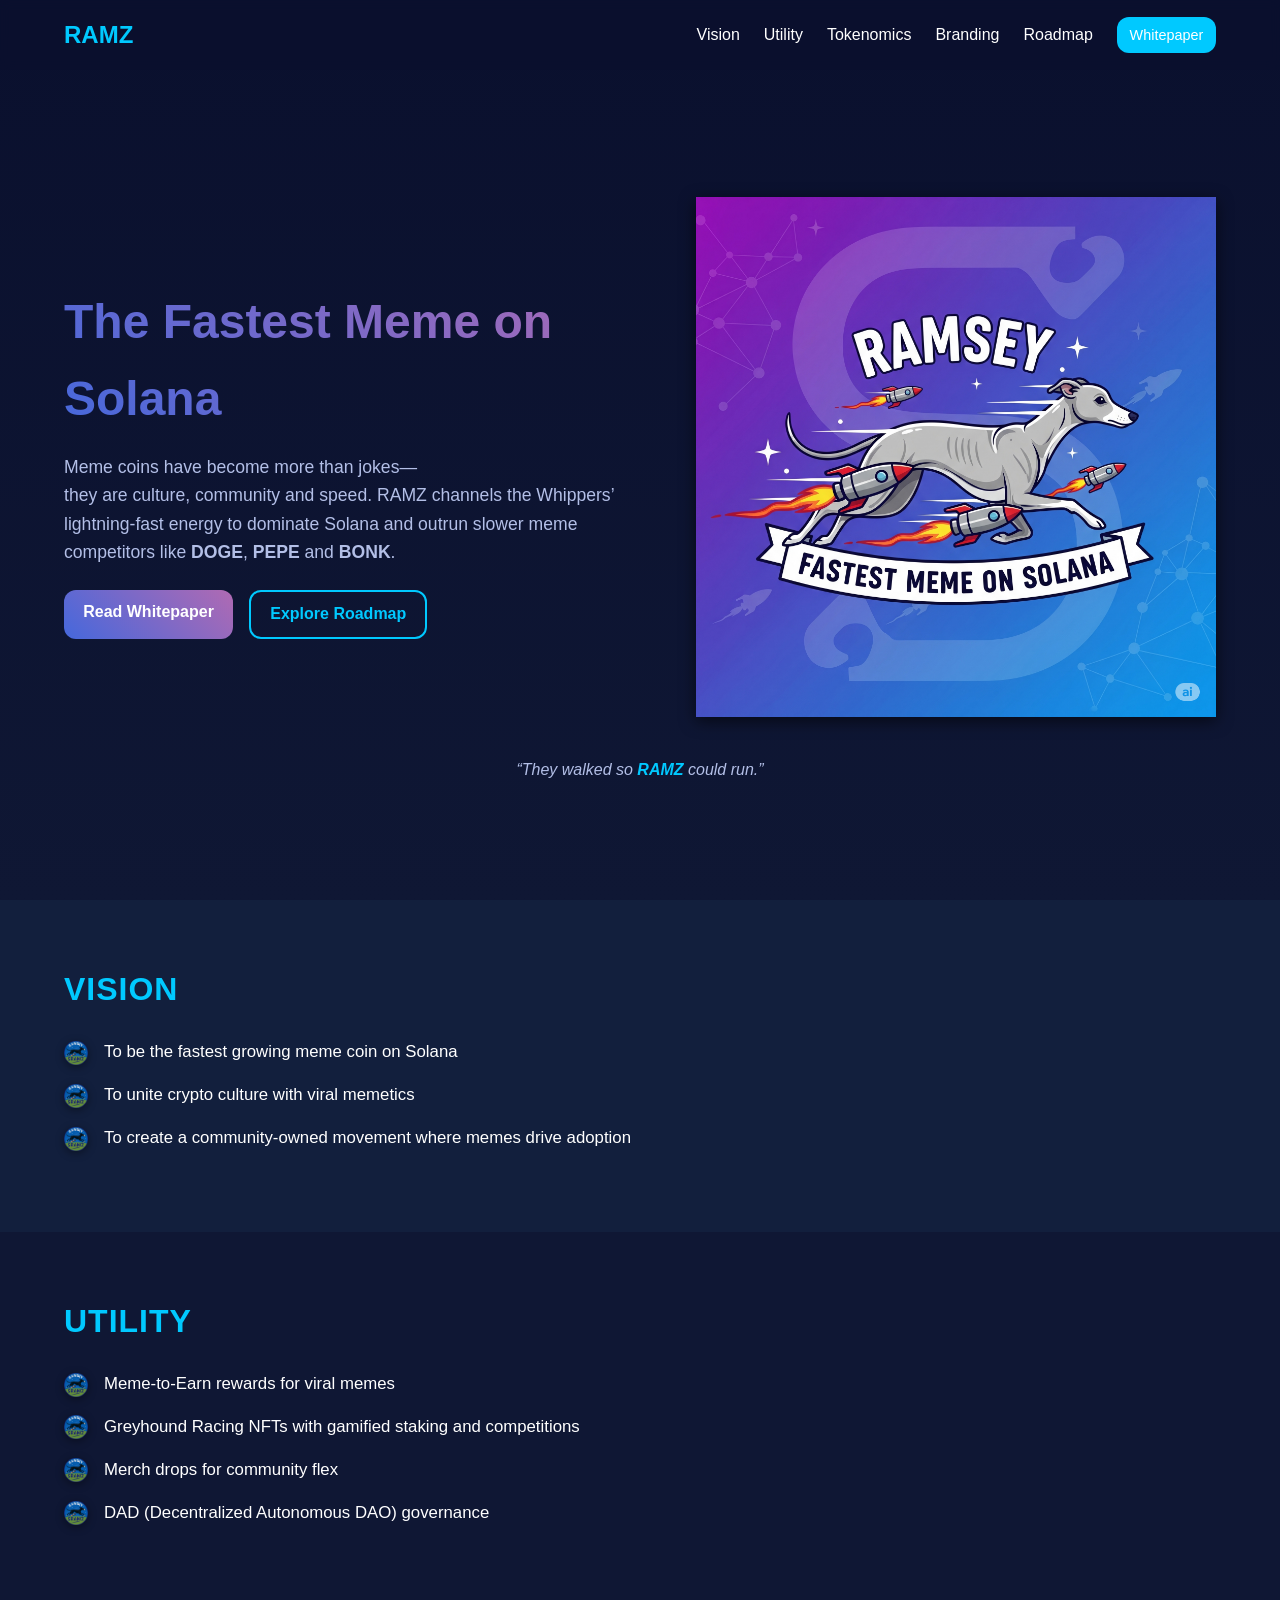
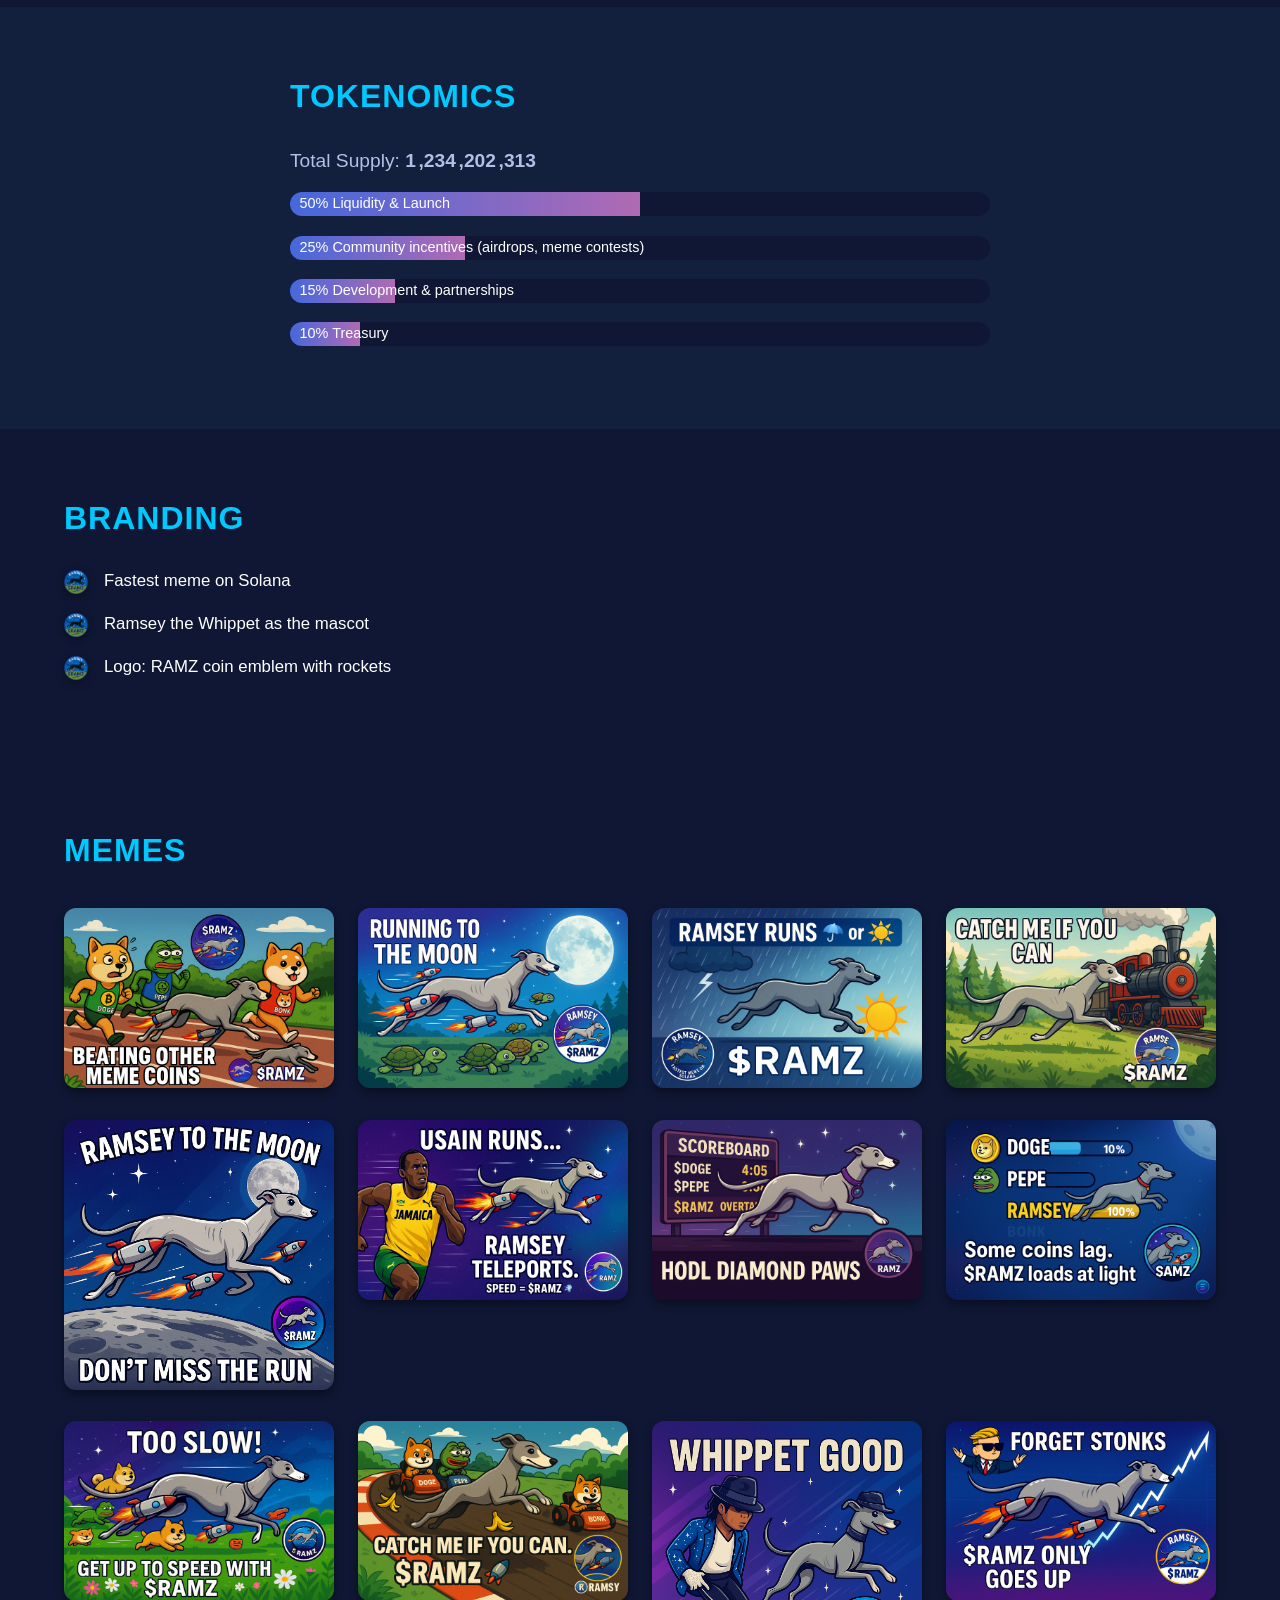
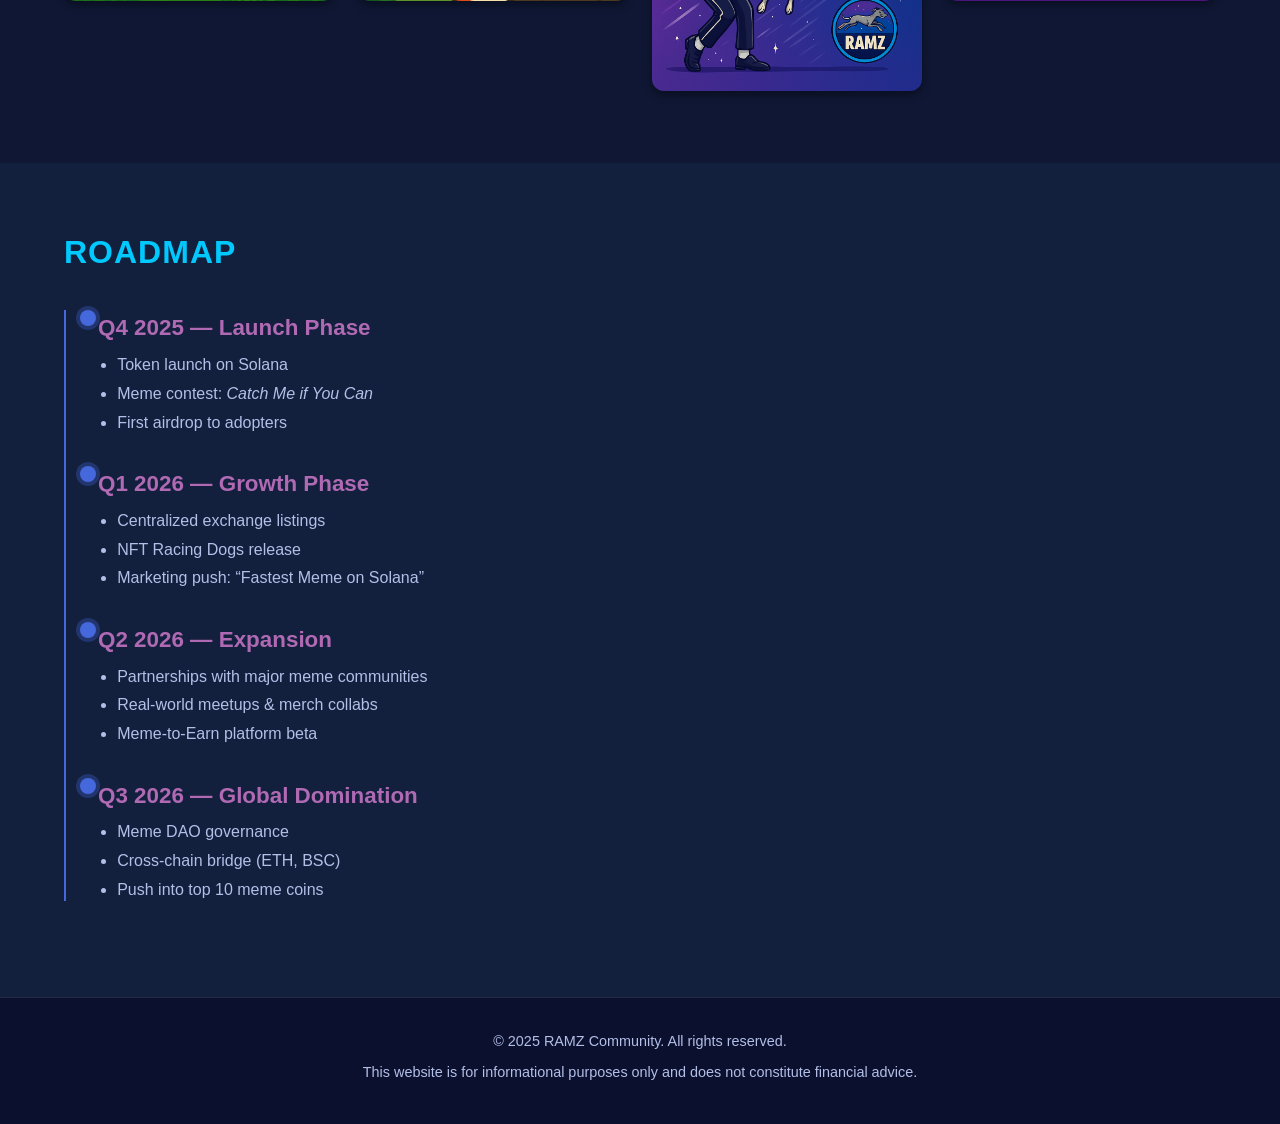
<file: index.html>
<!DOCTYPE html>
<html lang="en">
  <head>
    <meta charset="UTF-8" />
    <meta http-equiv="X-UA-Compatible" content="IE=edge" />
    <meta name="viewport" content="width=device-width, initial-scale=1.0" />
    <title>RAMZ – The Fastest Meme on Solana</title>
    <link rel="stylesheet" href="css/style.css" />
  </head>
  <body>
    <!-- Navigation -->
    <header class="navbar">
      <div class="container nav-container">
        <a href="#hero" class="logo">RAMZ</a>
        <nav>
          <ul class="nav-links">
            <li><a href="#vision">Vision</a></li>
            <li><a href="#utility">Utility</a></li>
            <li><a href="#tokenomics">Tokenomics</a></li>
            <li><a href="#branding">Branding</a></li>
            <li><a href="#roadmap">Roadmap</a></li>
            <li><a href="RAMZ_Whitepaper.pdf" target="_blank" class="btn btn-secondary">Whitepaper</a></li>
          </ul>
          <button class="mobile-menu-toggle" aria-label="Open navigation">
            <span></span><span></span><span></span>
          </button>
        </nav>
      </div>
    </header>

    <!-- Hero Section -->
    <section id="hero" class="hero">
      <div class="container hero-content">
        <div class="hero-text">
          <h1>The Fastest Meme on Solana</h1>
          <p class="subtitle">
            Meme coins have become more than jokes—<br />they are culture, community and
            speed. RAMZ channels the Whippers’ lightning‑fast energy to dominate
            Solana and outrun slower meme competitors like <strong>DOGE</strong>,
            <strong>PEPE</strong> and <strong>BONK</strong>.
          </p>
          <div class="cta-buttons">
            <a href="RAMZ_Whitepaper.pdf" target="_blank" class="btn btn-primary">Read Whitepaper</a>
            <a href="#roadmap" class="btn btn-outline">Explore Roadmap</a>
          </div>
        </div>
        <div class="hero-image">
          <!-- Updated hero image: new design showing the greyhound and rockets on a gradient background -->
          <img src="assets/hero_main.png" alt="Greyhound with rockets on a purple‑blue gradient background labelled 'Fastest Meme on Solana'" />
        </div>
      </div>
      <p class="tagline">“They walked so <span>RAMZ</span> could run.”</p>
    </section>

    <!-- Vision Section -->
    <section id="vision" class="section light">
      <div class="container">
        <h2>Vision</h2>
        <ul class="rocket-list">
          <li>To be the fastest growing meme coin on Solana</li>
          <li>To unite crypto culture with viral memetics</li>
          <li>To create a community‑owned movement where memes drive adoption</li>
        </ul>
      </div>
    </section>

    <!-- Utility Section -->
    <section id="utility" class="section dark">
      <div class="container">
        <h2>Utility</h2>
        <ul class="rocket-list">
          <li>Meme‑to‑Earn rewards for viral memes</li>
          <li>Greyhound Racing NFTs with gamified staking and competitions</li>
          <li>Merch drops for community flex</li>
          <li>DAD (Decentralized Autonomous DAO) governance</li>
        </ul>
      </div>
    </section>

    <!-- Tokenomics Section -->
    <section id="tokenomics" class="section light">
      <div class="container tokenomics-container">
        <h2>Tokenomics</h2>
        <p class="supply">Total Supply: <strong>1 ,234 ,202 ,313</strong></p>
        <div class="token-bar">
          <div class="fill" style="--percent: 50"></div>
          <span class="label">50% Liquidity &amp; Launch</span>
        </div>
        <div class="token-bar">
          <div class="fill" style="--percent: 25"></div>
          <span class="label">25% Community incentives (airdrops, meme contests)</span>
        </div>
        <div class="token-bar">
          <div class="fill" style="--percent: 15"></div>
          <span class="label">15% Development &amp; partnerships</span>
        </div>
        <div class="token-bar">
          <div class="fill" style="--percent: 10"></div>
          <span class="label">10% Treasury</span>
        </div>
      </div>
    </section>

    <!-- Branding Section -->
    <section id="branding" class="section dark">
      <div class="container">
        <h2>Branding</h2>
        <ul class="rocket-list">
          <li>Fastest meme on Solana</li>
          <li>Ramsey the Whippet as the mascot</li>
          <li>Logo: RAMZ coin emblem with rockets</li>
        </ul>
      </div>
    </section>

    <!-- Memes Gallery Section -->
    <section id="memes" class="section dark">
      <div class="container">
        <h2>Memes</h2>
        <div class="memes-grid">
          <div class="meme">
            <img src="assets/ramz_wins.png" alt="Greyhound beating other meme coins" />
          </div>
          <div class="meme">
            <img src="assets/running_to_moon.png" alt="Greyhound running past turtles to the moon" />
          </div>
          <div class="meme">
            <img src="assets/ramsey_runs.png" alt="Greyhound running through rain and sun" />
          </div>
          <div class="meme">
            <img src="assets/catch_me.png" alt="Greyhound outrunning a steam train" />
          </div>
          <div class="meme">
            <img src="assets/ramsey_moon.png" alt="Greyhound leaping on the moon" />
          </div>
          <div class="meme">
            <img src="assets/fastest_meme.png" alt="Ramsey fastest meme on Solana badge" />
          </div>
          <!-- Newly added memes -->
          <div class="meme">
            <img src="assets/scoreboard.png" alt="Greyhound runs past a scoreboard of meme coins with the caption HODL DIAMOND PAWS" />
          </div>
          <div class="meme">
            <img src="assets/coins_lag.png" alt="Progress bars comparing meme coins with a greyhound racing ahead" />
          </div>
          <div class="meme">
            <img src="assets/walking.png" alt="Greyhound rockets past other meme animals on a racetrack" />
          </div>
          <div class="meme">
            <img src="assets/trying_best.png" alt="Greyhound outruns a rocket with text stating it doesn’t need a rocket" />
          </div>
          <div class="meme">
            <img src="assets/whippet_good.png" alt="A performer dancing alongside a greyhound wearing a hat with the caption 'WHIPPET GOOD'" />
             </div>
          <div class="meme">
            <img src="assets/forget_stonks.png" alt="Walstreet bets forget stonks ramz only goes up" />
          </div>
        </div>
      </div>
    </section>

    <!-- Roadmap Section -->
    <section id="roadmap" class="section light roadmap">
      <div class="container">
        <h2>Roadmap</h2>
        <div class="timeline">
          <div class="timeline-item">
            <div class="timeline-marker"></div>
            <div class="timeline-content">
              <h3>Q4&nbsp;2025 — Launch Phase</h3>
              <ul>
                <li>Token launch on Solana</li>
                <li>Meme contest: <em>Catch Me if You Can</em></li>
                <li>First airdrop to adopters</li>
              </ul>
            </div>
          </div>
          <div class="timeline-item">
            <div class="timeline-marker"></div>
            <div class="timeline-content">
              <h3>Q1&nbsp;2026 — Growth Phase</h3>
              <ul>
                <li>Centralized exchange listings</li>
                <li>NFT Racing Dogs release</li>
                <li>Marketing push: “Fastest Meme on Solana”</li>
                     </ul>
            </div>
          </div>
          <div class="timeline-item">
            <div class="timeline-marker"></div>
            <div class="timeline-content">
              <h3>Q2&nbsp;2026 — Expansion</h3>
              <ul>
                <li>Partnerships with major meme communities</li>
                <li>Real-world meetups & merch collabs</li>
                <li>Meme-to-Earn platform beta</li>
              </ul>
            </div>
          </div>
          <div class="timeline-item">
            <div class="timeline-marker"></div>
            <div class="timeline-content">
              <h3>Q3&nbsp;2026 — Global Domination</h3>
              <ul>
                <li>Meme DAO governance</li>
                <li>Cross‑chain bridge (ETH, BSC)</li>
                <li>Push into top 10 meme coins</li>
              </ul>
            </div>
          </div>
        </div>
      </div>
    </section>

    <!-- Footer -->
    <footer class="footer">
      <div class="container footer-content">
        <p>&copy; 2025 RAMZ Community. All rights reserved.</p>
        <p class="disclaimer">This website is for informational purposes only and does not constitute financial advice.</p>
      </div>
    </footer>

    <script src="js/script.js"></script>
  </body>
</html>
</file>
<file: css/style.css>
/*
  Main stylesheet for the RAMZ project website
  This stylesheet defines a cohesive color palette inspired by the
  original project infographic and applies modern responsive layouts.
*/

/* Root variables for easy theming */
:root {
  --bg-color: #0a102e;
  --section-light: #121f3d;
  --section-dark: #0f1734;
  --primary: #4568dc;
  --secondary: #b06ab3;
  --accent: #00c9ff;
  --text-color: #ffffff;
  --muted-text: #b3bfe7;
  --card-bg: rgba(255, 255, 255, 0.08);
  --radius: 12px;
}

/* Global resets */
* {
  box-sizing: border-box;
  margin: 0;
  padding: 0;
}

body {
  font-family: Arial, Helvetica, sans-serif;
  background: var(--bg-color);
  color: var(--text-color);
  line-height: 1.6;
  overflow-x: hidden;
}

.container {
  width: 90%;
  max-width: 1200px;
  margin: 0 auto;
}

a {
  color: var(--accent);
  text-decoration: none;
}

/* Navigation */
.navbar {
  position: fixed;
  top: 0;
  width: 100%;
  z-index: 1000;
  background: rgba(10, 16, 46, 0.8);
  backdrop-filter: blur(6px);
}

.nav-container {
  display: flex;
  align-items: center;
  justify-content: space-between;
  padding: 1rem 0;
}

.logo {
  font-weight: bold;
  font-size: 1.5rem;
  color: var(--accent);
}

.nav-links {
  list-style: none;
  display: flex;
  align-items: center;
  gap: 1.5rem;
}

.nav-links li a {
  color: var(--text-color);
  font-weight: 500;
  transition: color 0.2s ease-in-out;
}

.nav-links li a:hover,
.nav-links li a:focus {
  color: var(--accent);
}

.btn {
  display: inline-block;
  padding: 0.6rem 1.2rem;
  border-radius: var(--radius);
  font-weight: 600;
  text-align: center;
  transition: background 0.25s ease, color 0.25s ease;
  cursor: pointer;
}

.btn-primary {
  background: linear-gradient(45deg, var(--primary), var(--secondary));
  color: #fff;
}

.btn-primary:hover {
  background: linear-gradient(45deg, var(--secondary), var(--primary));
}

.btn-outline {
  border: 2px solid var(--accent);
  color: var(--accent);
}

.btn-outline:hover {
  background: var(--accent);
  color: var(--bg-color);
}

.btn-secondary {
  background: var(--accent);
  color: var(--bg-color);
  padding: 0.4rem 0.8rem;
  font-size: 0.9rem;
  border-radius: var(--radius);
}

.btn-secondary:hover {
  opacity: 0.85;
}

/* Mobile menu toggle */
.mobile-menu-toggle {
  display: none;
  flex-direction: column;
  justify-content: space-between;
  width: 24px;
  height: 18px;
  background: none;
  border: none;
  cursor: pointer;
}

.mobile-menu-toggle span {
  display: block;
  width: 100%;
  height: 3px;
  background: var(--text-color);
  border-radius: 3px;
}

/* Hero section */
.hero {
  min-height: 100vh;
  padding-top: 80px; /* offset for fixed nav */
  display: flex;
  flex-direction: column;
  justify-content: center;
  position: relative;
  background: linear-gradient(180deg, var(--bg-color), var(--section-dark));
}

.hero::before {
  content: "";
  position: absolute;
  top: 0;
  left: 0;
  right: 0;
  bottom: 0;
  background: radial-gradient(circle at 20% 50%, rgba(69, 104, 220, 0.4), transparent 70%), radial-gradient(circle at 80% 20%, rgba(176, 106, 179, 0.3), transparent 80%);
  z-index: -1;
}

.hero-content {
  display: flex;
  align-items: center;
  justify-content: space-between;
  gap: 2rem;
}

.hero-text {
  max-width: 600px;
}

.hero h1 {
  font-size: 3rem;
  background: linear-gradient(45deg, var(--primary), var(--secondary));
  -webkit-background-clip: text;
  -webkit-text-fill-color: transparent;
  margin-bottom: 1rem;
}

.hero .subtitle {
  font-size: 1.1rem;
  color: var(--muted-text);
  margin-bottom: 1.5rem;
}

.hero .cta-buttons {
  display: flex;
  gap: 1rem;
}

.hero-image {
  flex: 1;
  text-align: right;
}

.hero-image img {
  max-width: 100%;
  height: auto;
  filter: drop-shadow(0 4px 8px rgba(0, 0, 0, 0.6));
}

.tagline {
  text-align: center;
  margin-top: 2rem;
  font-style: italic;
  color: var(--muted-text);
}

.tagline span {
  color: var(--accent);
  font-weight: bold;
}

/* Section styles */
.section {
  padding: 4rem 0;
}

.section.light {
  background: var(--section-light);
}

.section.dark {
  background: var(--section-dark);
}

.section h2 {
  font-size: 2rem;
  margin-bottom: 1.5rem;
  color: var(--accent);
  text-transform: uppercase;
  letter-spacing: 1px;
}

/* Rocket list styling */
.rocket-list {
  list-style: none;
  padding-left: 0;
}

.rocket-list li {
  position: relative;
  padding-left: 2.5rem;
  margin-bottom: 1rem;
  font-size: 1.05rem;
}

.rocket-list li::before {
  content: "";
  position: absolute;
  left: 0;
  top: 0.1rem;
  width: 1.5rem;
  height: 1.5rem;
  background-image: url('../assets/rocket_small2.png');
  background-size: contain;
  background-repeat: no-repeat;
  filter: drop-shadow(0 2px 4px rgba(0, 0, 0, 0.4));
}

/* Tokenomics */
.tokenomics-container {
  max-width: 700px;
}

.supply {
  font-size: 1.2rem;
  margin-bottom: 1rem;
  color: var(--muted-text);
}

.token-bar {
  position: relative;
  height: 24px;
  margin-bottom: 1.2rem;
  background: var(--section-dark);
  border-radius: var(--radius);
  overflow: hidden;
}

.token-bar .fill {
  height: 100%;
  width: calc(var(--percent) * 1%);
  background: linear-gradient(90deg, var(--primary), var(--secondary));
}

.token-bar .label {
  position: absolute;
  left: 0.6rem;
  top: 50%;
  transform: translateY(-50%);
  font-size: 0.9rem;
  color: #ffffff;
}

/* Timeline */
.timeline {
  position: relative;
  margin-top: 2rem;
  padding-left: 2rem;
  border-left: 2px solid var(--primary);
}

.timeline-item {
  position: relative;
  margin-bottom: 2rem;
}

.timeline-marker {
  position: absolute;
  left: -1.1rem;
  top: 0;
  width: 1rem;
  height: 1rem;
  background: var(--primary);
  border-radius: 50%;
  box-shadow: 0 0 0 4px rgba(69, 104, 220, 0.3);
}

.timeline-content h3 {
  font-size: 1.4rem;
  margin-bottom: 0.5rem;
  color: var(--secondary);
}

.timeline-content ul {
  list-style: disc;
  margin-left: 1.2rem;
  color: var(--muted-text);
  line-height: 1.4;
}

.timeline-content ul li {
  margin-bottom: 0.4rem;
}

/* Memes gallery */
.memes-grid {
  display: grid;
  grid-template-columns: repeat(auto-fit, minmax(250px, 1fr));
  gap: 1.5rem;
  margin-top: 2rem;
}

.meme img {
  width: 100%;
  height: auto;
  border-radius: var(--radius);
  box-shadow: 0 4px 8px rgba(0, 0, 0, 0.4);
  transition: transform 0.3s ease;
}

.meme img:hover {
  transform: scale(1.05);
}

/* Footer */
.footer {
  padding: 2rem 0;
  background: var(--bg-color);
  text-align: center;
  border-top: 1px solid rgba(255, 255, 255, 0.1);
}

.footer-content p {
  color: var(--muted-text);
  margin-bottom: 0.5rem;
  font-size: 0.9rem;
}

/* Responsive behaviour */
@media (max-width: 900px) {
  .hero-content {
    flex-direction: column;
    text-align: center;
  }
  .hero-image {
    order: -1;
    margin-bottom: 2rem;
  }
  .nav-links {
    display: none;
    position: absolute;
    top: 100%;
    right: 0;
    background: rgba(10, 16, 46, 0.95);
    padding: 1.5rem;
    flex-direction: column;
    gap: 1rem;
    width: 200px;
    border-radius: var(--radius);
  }
  .nav-links.open {
    display: flex;
  }
  .mobile-menu-toggle {
    display: flex;
  }
}
</file>
